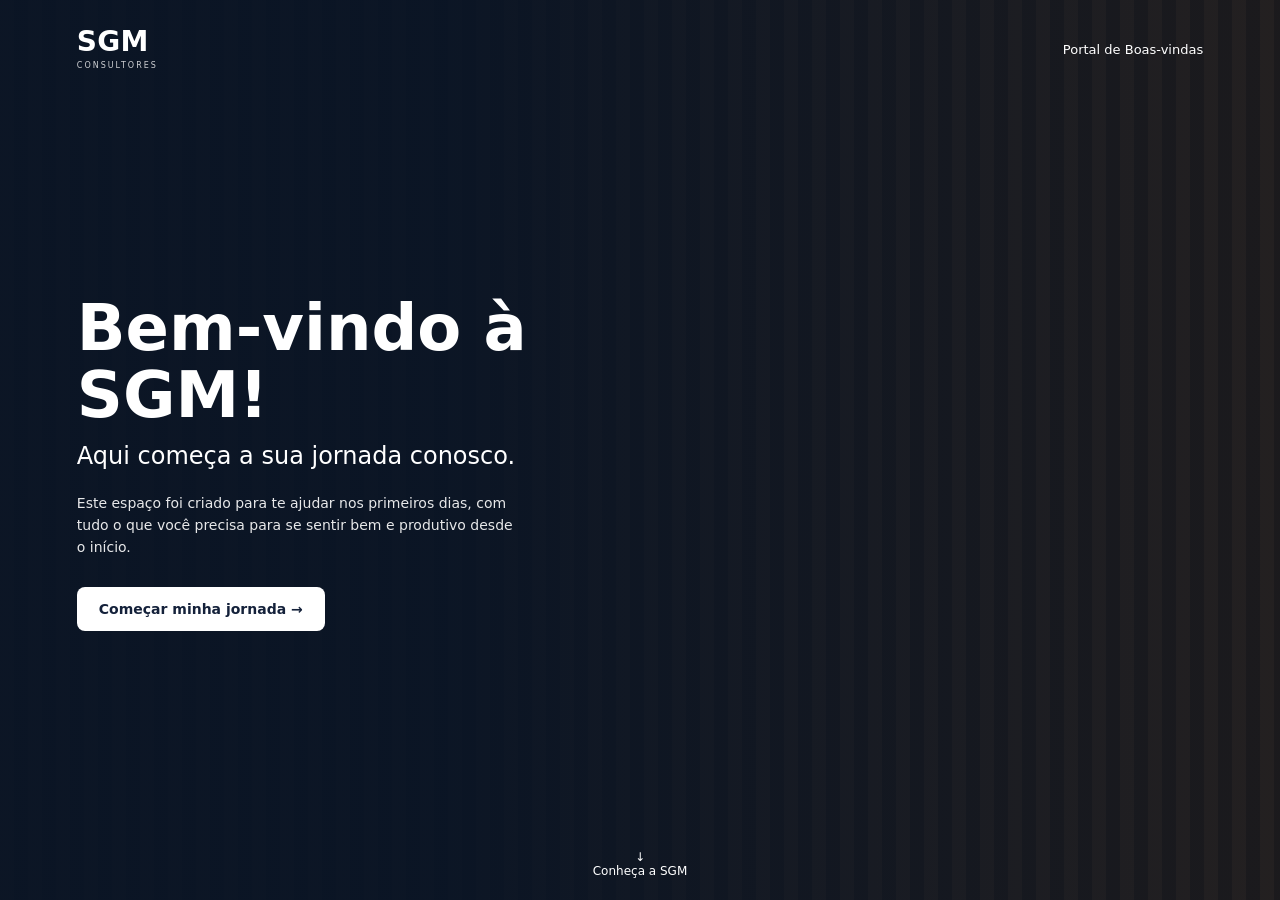
<file: index.html>
<!DOCTYPE html>
<html lang="pt-BR">
<head>
  <meta charset="utf-8">
  <meta name="viewport" content="width=device-width, initial-scale=1">
  <title>Portal de Boas-vindas — SGM Consultores</title>
  <link rel="stylesheet" href="css/base.css">
  <link rel="stylesheet" href="css/boas-vindas.css">
</head>
<body class="page-welcome">
  <div class="hero">
    <header>
      <a class="logo" href="index.html"><b>SGM</b><small>CONSULTORES</small></a>
      <span>Portal de Boas-vindas</span>
    </header>

    <main>
      <h1>Bem-vindo à SGM!</h1>
      <h2>Aqui começa a sua jornada conosco.</h2>
      <p>Este espaço foi criado para te ajudar nos primeiros dias, com tudo o que você precisa para se sentir bem e produtivo desde o início.</p>
      <a class="cta" href="inicio.html">Começar minha jornada →</a>
    </main>

    <footer>
      <a href="inicio.html">↓<br>Conheça a SGM</a>
    </footer>
  </div>
</body>
</html>
</file>
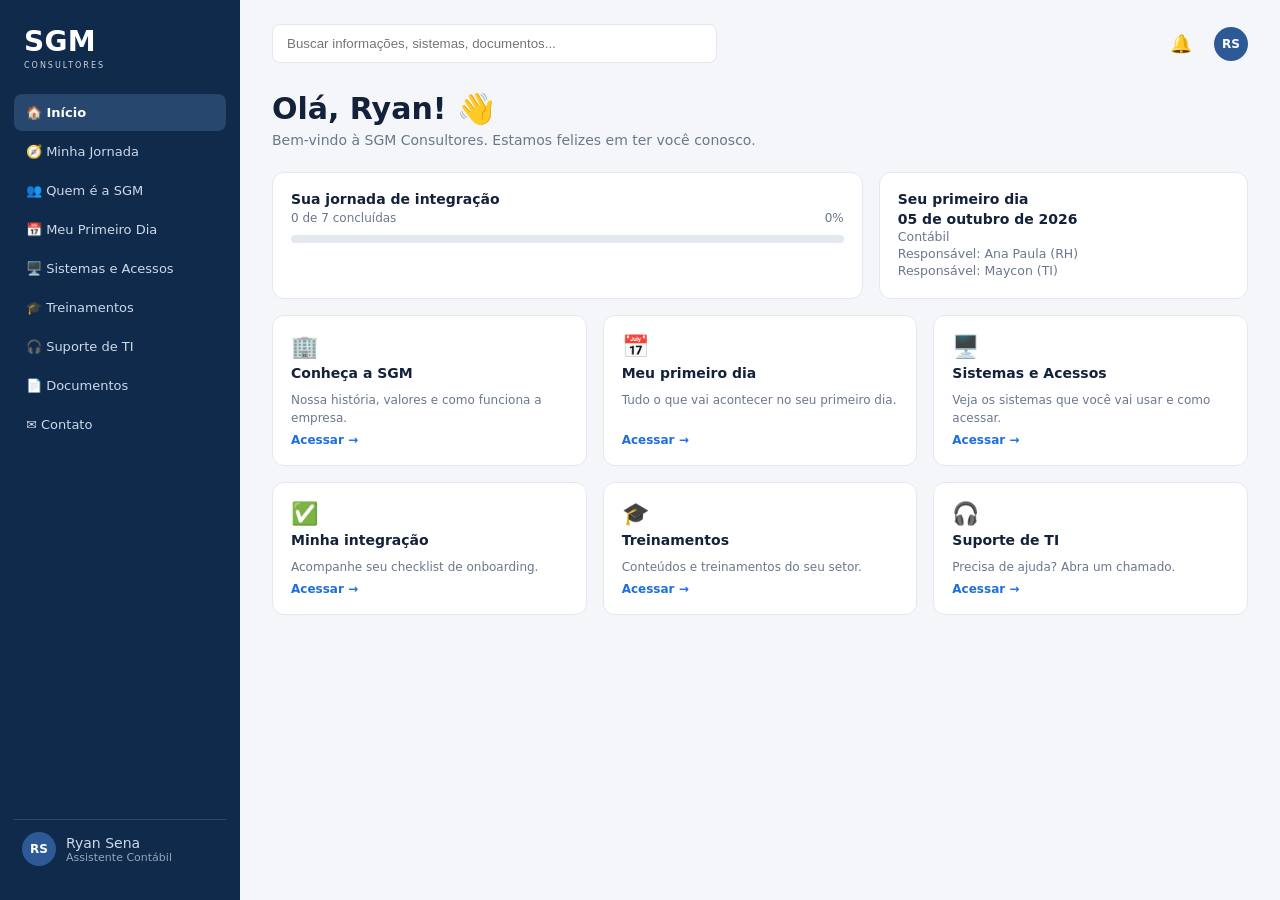
<file: inicio.html>
<!DOCTYPE html>
<html lang="pt-BR">
<head>
  <meta charset="utf-8">
  <meta name="viewport" content="width=device-width, initial-scale=1">
  <title>Início — SGM Consultores</title>
  <link rel="stylesheet" href="css/base.css">
  <link rel="stylesheet" href="css/app.css">
</head>
<body>
  <div class="app">

    <aside class="side">
      <a class="logo" href="index.html"><b>SGM</b><small>CONSULTORES</small></a>
      <nav aria-label="Menu principal">
        <a href="inicio.html" aria-current="page">🏠 Início</a>
        <a href="minha-jornada.html">🧭 Minha Jornada</a>
        <a href="quem-e-a-sgm.html">👥 Quem é a SGM</a>
        <a href="meu-primeiro-dia.html">📅 Meu Primeiro Dia</a>
        <a href="sistemas-e-acessos.html">🖥️ Sistemas e Acessos</a>
        <a href="treinamentos.html">🎓 Treinamentos</a>
        <a href="suporte-ti.html">🎧 Suporte de TI</a>
        <a href="documentos.html">📄 Documentos</a>
        <a href="contato.html">✉️ Contato</a>
      </nav>
      <div class="user">
        <div class="av">RS</div>
        <div>Ryan Sena<small>Assistente Contábil</small></div>
      </div>
    </aside>

    <div class="content">
      <div class="top">
        <input type="search" placeholder="Buscar informações, sistemas, documentos..." aria-label="Buscar">
        <div class="sp"></div>
        <button class="bell" aria-label="Notificações">🔔</button>
        <div class="av">RS</div>
      </div>

      <h1 class="hi">Olá, Ryan! 👋</h1>
      <p class="sub">Bem-vindo à SGM Consultores. Estamos felizes em ter você conosco.</p>

      <div class="grid">
        <div class="card" id="resumo-jornada">
          <h4>Sua jornada de integração</h4>
          <div class="row"><span data-prog-txt>0 de 0 concluídas</span><span data-prog-pct>0%</span></div>
          <div class="bar" data-prog-bar role="progressbar" aria-label="Progresso das suas etapas" aria-valuenow="0" aria-valuemin="0" aria-valuemax="100"><i style="width:0%"></i></div>
        </div>
        <div class="card first">
          <h4>Seu primeiro dia</h4>
          <p><strong>05 de outubro de 2026</strong></p>
          <p>Contábil</p>
          <p>Responsável: Ana Paula (RH)</p>
          <p>Responsável: Maycon (TI)</p>
        </div>
      </div>

      <div class="tiles">
        <a class="card tile" href="quem-e-a-sgm.html"><div class="ic">🏢</div><h4>Conheça a SGM</h4><p>Nossa história, valores e como funciona a empresa.</p><span>Acessar →</span></a>
        <a class="card tile" href="meu-primeiro-dia.html"><div class="ic">📅</div><h4>Meu primeiro dia</h4><p>Tudo o que vai acontecer no seu primeiro dia.</p><span>Acessar →</span></a>
        <a class="card tile" href="sistemas-e-acessos.html"><div class="ic">🖥️</div><h4>Sistemas e Acessos</h4><p>Veja os sistemas que você vai usar e como acessar.</p><span>Acessar →</span></a>
        <a class="card tile" href="minha-jornada.html"><div class="ic">✅</div><h4>Minha integração</h4><p>Acompanhe seu checklist de onboarding.</p><span>Acessar →</span></a>
        <a class="card tile" href="treinamentos.html"><div class="ic">🎓</div><h4>Treinamentos</h4><p>Conteúdos e treinamentos do seu setor.</p><span>Acessar →</span></a>
        <a class="card tile" href="suporte-ti.html"><div class="ic">🎧</div><h4>Suporte de TI</h4><p>Precisa de ajuda? Abra um chamado.</p><span>Acessar →</span></a>
        
      </div>
    </div>

  </div>
  <script src="js/jornada.js"></script>
  <script>atualizarResumo(document.getElementById("resumo-jornada"));</script>
</body>
</html>
</file>
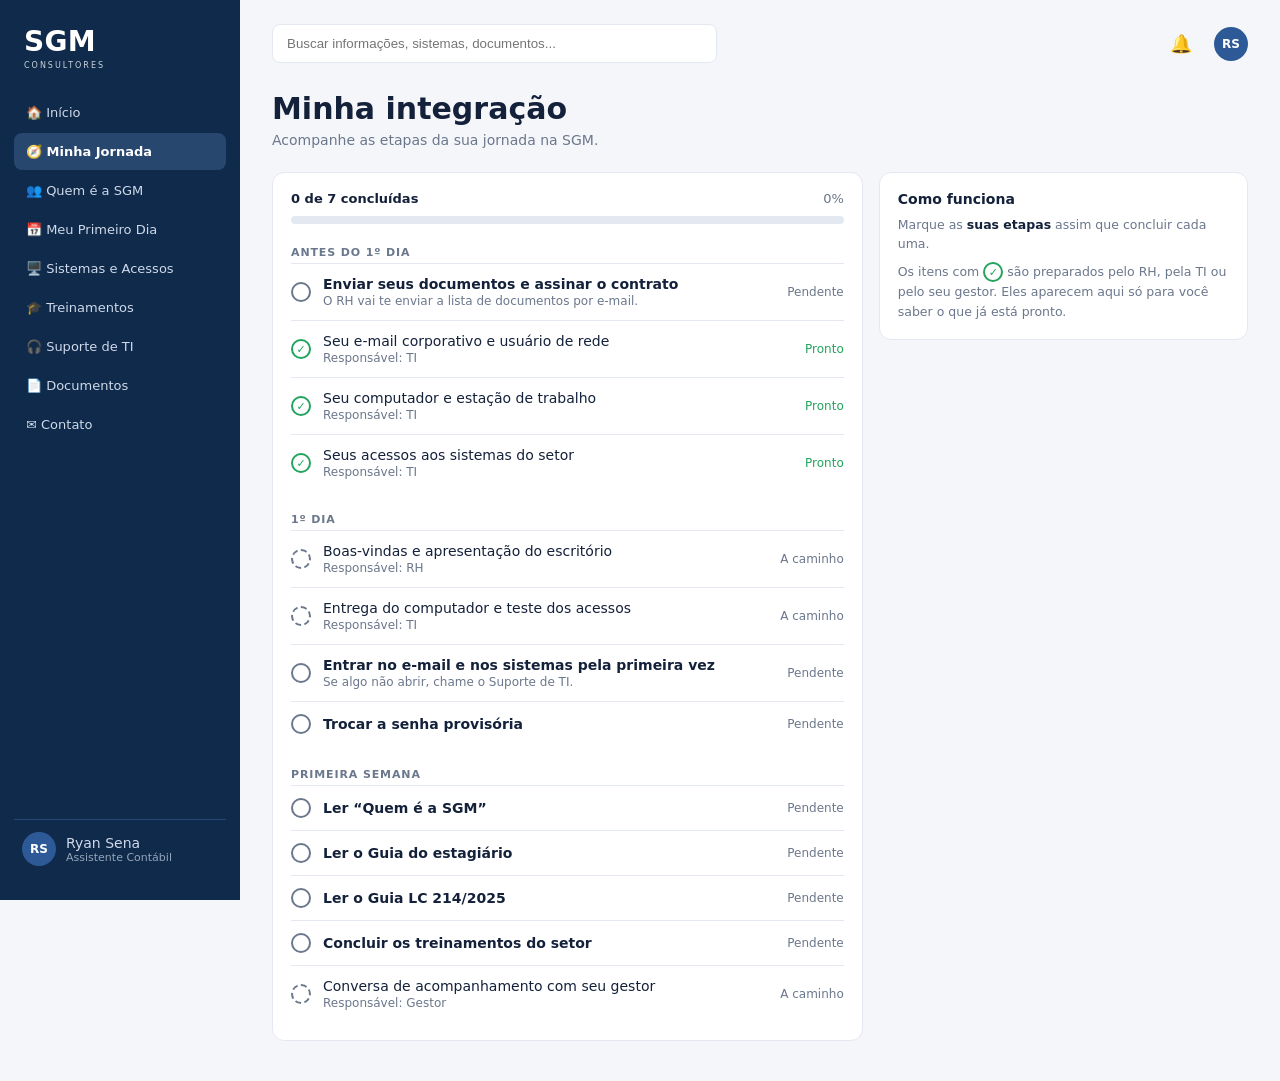
<file: minha-jornada.html>
<!DOCTYPE html>
<html lang="pt-BR">
<head>
  <meta charset="utf-8">
  <meta name="viewport" content="width=device-width, initial-scale=1">
  <title>Minha Jornada — SGM Consultores</title>
  <link rel="stylesheet" href="css/base.css">
  <link rel="stylesheet" href="css/app.css">
  <link rel="stylesheet" href="css/jornada.css">
</head>
<body>
  <div class="app">

    <aside class="side">
      <a class="logo" href="index.html"><b>SGM</b><small>CONSULTORES</small></a>
      <nav aria-label="Menu principal">
        <a href="inicio.html">🏠 Início</a>
        <a href="minha-jornada.html" aria-current="page">🧭 Minha Jornada</a>
        <a href="quem-e-a-sgm.html">👥 Quem é a SGM</a>
        <a href="meu-primeiro-dia.html">📅 Meu Primeiro Dia</a>
        <a href="sistemas-e-acessos.html">🖥️ Sistemas e Acessos</a>
        <a href="treinamentos.html">🎓 Treinamentos</a>
        <a href="suporte-ti.html">🎧 Suporte de TI</a>
        <a href="documentos.html">📄 Documentos</a>
        <a href="contato.html">✉️ Contato</a>
      </nav>
      <div class="user">
        <div class="av">RS</div>
        <div>Ryan Sena<small>Assistente Contábil</small></div>
      </div>
    </aside>

    <div class="content" id="jornada">
      <div class="top">
        <input type="search" placeholder="Buscar informações, sistemas, documentos..." aria-label="Buscar">
        <div class="sp"></div>
        <button class="bell" aria-label="Notificações">🔔</button>
        <div class="av">RS</div>
      </div>

      <h1 class="hi">Minha integração</h1>
      <p class="sub">Acompanhe as etapas da sua jornada na SGM.</p>

      <div class="jornada">
        <div class="card">
          <div class="row prog">
            <strong data-prog-txt>0 de 0 concluídas</strong><span data-prog-pct>0%</span>
          </div>
          <div class="bar" data-prog-bar role="progressbar" aria-label="Progresso das suas etapas" aria-valuenow="0" aria-valuemin="0" aria-valuemax="100"><i style="width:0%"></i></div>
          <div data-lista></div>
        </div>

        <aside class="card dica">
          <h4>Como funciona</h4>
          <p>Marque as <strong>suas etapas</strong> assim que concluir cada uma.</p>
          <p>Os itens com <span class="dot ok" aria-hidden="true">✓</span> são preparados pelo RH, pela TI ou pelo seu gestor. Eles aparecem aqui só para você saber o que já está pronto.</p>
        </aside>
      </div>
    </div>

  </div>
  <script src="js/jornada.js"></script>
  <script>renderJornada(document.getElementById("jornada"));</script>
</body>
</html>
</file>
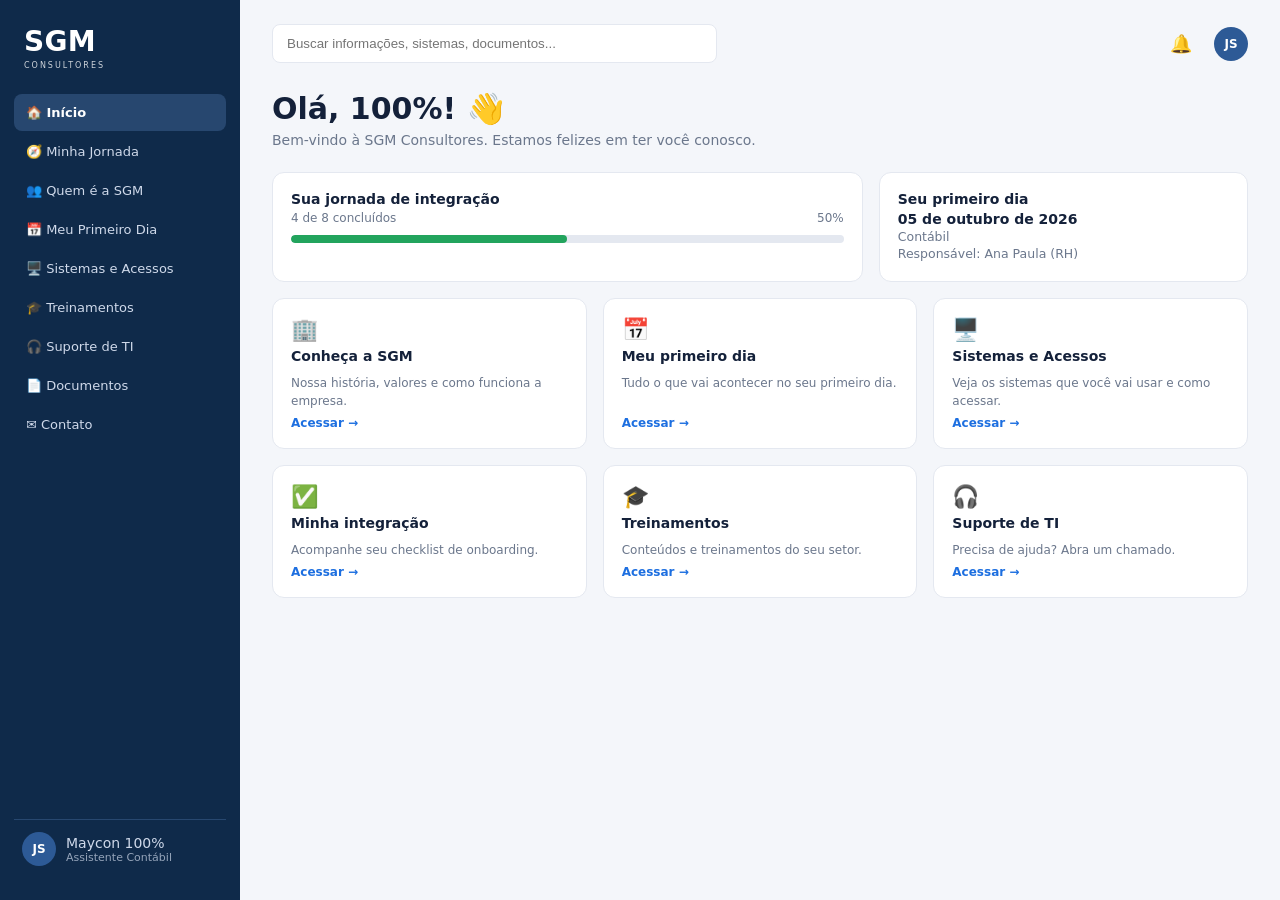
<file: portal-sgm/inicio.html>
<!DOCTYPE html>
<html lang="pt-BR">
<head>
  <meta charset="utf-8">
  <meta name="viewport" content="width=device-width, initial-scale=1">
  <title>Início — SGM Consultores</title>
  <link rel="stylesheet" href="css/base.css">
  <link rel="stylesheet" href="css/app.css">
</head>
<body>
  <div class="app">

    <aside class="side">
      <a class="logo" href="index.html"><b>SGM</b><small>CONSULTORES</small></a>
      <nav aria-label="Menu principal">
        <a href="inicio.html" aria-current="page">🏠 Início</a>
        <a href="minha-jornada.html">🧭 Minha Jornada</a>
        <a href="quem-e-a-sgm.html">👥 Quem é a SGM</a>
        <a href="meu-primeiro-dia.html">📅 Meu Primeiro Dia</a>
        <a href="sistemas-e-acessos.html">🖥️ Sistemas e Acessos</a>
        <a href="treinamentos.html">🎓 Treinamentos</a>
        <a href="suporte-ti.html">🎧 Suporte de TI</a>
        <a href="documentos.html">📄 Documentos</a>
        <a href="contato.html">✉️ Contato</a>
      </nav>
      <div class="user">
        <div class="av">JS</div>
        <div>Maycon 100%<small>Assistente Contábil</small></div>
      </div>
    </aside>

    <div class="content">
      <div class="top">
        <input type="search" placeholder="Buscar informações, sistemas, documentos..." aria-label="Buscar">
        <div class="sp"></div>
        <button class="bell" aria-label="Notificações">🔔</button>
        <div class="av">JS</div>
      </div>

      <h1 class="hi">Olá, 100%! 👋</h1>
      <p class="sub">Bem-vindo à SGM Consultores. Estamos felizes em ter você conosco.</p>

      <div class="grid">
        <div class="card">
          <h4>Sua jornada de integração</h4>
          <div class="row"><span>4 de 8 concluídos</span><span>50%</span></div>
          <div class="bar" role="progressbar" aria-valuenow="50" aria-valuemin="0" aria-valuemax="100"><i style="width:50%"></i></div>
        </div>
        <div class="card first">
          <h4>Seu primeiro dia</h4>
          <p><strong>05 de outubro de 2026</strong></p>
          <p>Contábil</p>
          <p>Responsável: Ana Paula (RH)</p>
        </div>
      </div>

      <div class="tiles">
        <a class="card tile" href="quem-e-a-sgm.html"><div class="ic">🏢</div><h4>Conheça a SGM</h4><p>Nossa história, valores e como funciona a empresa.</p><span>Acessar →</span></a>
        <a class="card tile" href="meu-primeiro-dia.html"><div class="ic">📅</div><h4>Meu primeiro dia</h4><p>Tudo o que vai acontecer no seu primeiro dia.</p><span>Acessar →</span></a>
        <a class="card tile" href="sistemas-e-acessos.html"><div class="ic">🖥️</div><h4>Sistemas e Acessos</h4><p>Veja os sistemas que você vai usar e como acessar.</p><span>Acessar →</span></a>
        <a class="card tile" href="minha-jornada.html"><div class="ic">✅</div><h4>Minha integração</h4><p>Acompanhe seu checklist de onboarding.</p><span>Acessar →</span></a>
        <a class="card tile" href="treinamentos.html"><div class="ic">🎓</div><h4>Treinamentos</h4><p>Conteúdos e treinamentos do seu setor.</p><span>Acessar →</span></a>
        <a class="card tile" href="suporte-ti.html"><div class="ic">🎧</div><h4>Suporte de TI</h4><p>Precisa de ajuda? Abra um chamado.</p><span>Acessar →</span></a>
      </div>
    </div>

  </div>
</body>
</html>
</file>
<file: css/base.css>
/* Base compartilhada: variáveis, reset e logo */
:root{
  --navy:#0f2a4a;--navy2:#16365d;--blue:#1d6fe0;--bg:#f4f6fa;--card:#fff;
  --ink:#14213a;--mute:#6b778c;--line:#e4e8f0;--ok:#22a45d;
}
@media (prefers-color-scheme:dark){
  :root{--bg:#0c1524;--card:#14223a;--ink:#e8eefb;--mute:#93a1bb;--line:#223454}
}
*{box-sizing:border-box}
body{margin:0;font-family:system-ui,-apple-system,"Segoe UI",Inter,sans-serif;font-size:14px;color:var(--ink);background:var(--bg)}
a{text-decoration:none;color:inherit}
button{font:inherit;cursor:pointer}
:focus-visible{outline:2px solid var(--blue);outline-offset:2px}

.logo{display:block;font-weight:800;letter-spacing:.02em;line-height:1;color:#fff}
.logo b{display:block;font-size:28px}
.logo small{font-size:8px;letter-spacing:.25em;font-weight:500;opacity:.8}
</file>
<file: css/boas-vindas.css>
/* Página: Boas-vindas */
.page-welcome{color:#fff}
.hero{
  min-height:100vh;min-height:100dvh;display:flex;flex-direction:column;
  /* Para usar a foto real: troque o 2º gradiente por url("../img/recepcao.jpg") center/cover */
  background:
    linear-gradient(90deg,rgba(8,20,38,.92) 35%,rgba(8,20,38,.45)),
    repeating-linear-gradient(90deg,#3a2a1c 0 14px,#2b1f15 14px 28px);
}
.hero header{display:flex;justify-content:space-between;align-items:center;padding:28px 6vw}
.hero header span{font-size:13px;font-weight:500}
.hero main{flex:1;display:flex;flex-direction:column;justify-content:center;padding:0 6vw;max-width:760px}
.hero h1{font-size:clamp(38px,6vw,64px);margin:0 0 12px;line-height:1.05}
.hero h2{font-size:clamp(18px,2.4vw,24px);font-weight:400;margin:0 0 22px}
.hero p{max-width:440px;line-height:1.6;margin:0 0 28px;opacity:.9}
.cta{background:#fff;color:#14213a;border-radius:8px;padding:14px 22px;font-weight:600;align-self:flex-start;transition:background .15s}
.cta:hover{background:#e9effa}
.hero footer{text-align:center;padding:22px;font-size:12px}
.hero footer a{color:#fff;font-weight:500;display:inline-flex;flex-direction:column;gap:6px;align-items:center}
</file>
<file: css/app.css>
/* Layout das páginas internas: menu lateral, topo e cards */
.app{display:grid;grid-template-columns:240px 1fr;min-height:100vh}

.side{background:var(--navy);color:#cfd9ea;padding:22px 14px;display:flex;flex-direction:column;position:sticky;top:0;height:100vh}
.side .logo{padding:6px 10px 24px}
.side nav{display:flex;flex-direction:column;gap:2px;flex:1}
.side nav a{padding:11px 12px;border-radius:8px;font-size:13px}
.side nav a:hover{background:var(--navy2)}
.side nav a[aria-current]{background:#27476f;color:#fff;font-weight:600}
.user{display:flex;gap:10px;align-items:center;padding:12px 8px;border-top:1px solid #27476f}
.user small{display:block;opacity:.7;font-size:11px}
.av{width:34px;height:34px;border-radius:50%;background:#2d5a96;color:#fff;display:grid;place-items:center;font-weight:700;font-size:12px}

.content{padding:24px 32px 40px;min-width:0}
.top{display:flex;gap:16px;align-items:center;margin-bottom:28px}
.top input{flex:1;max-width:520px;border:1px solid var(--line);background:var(--card);color:var(--ink);border-radius:8px;padding:11px 14px}
.top .sp{flex:1}
.bell{background:none;border:0;font-size:18px;color:var(--ink)}
.hi{font-size:30px;margin:0 0 6px}
.sub{color:var(--mute);margin:0 0 24px}

.grid{display:grid;grid-template-columns:1.6fr 1fr;gap:16px;margin-bottom:16px}
.card{background:var(--card);border:1px solid var(--line);border-radius:12px;padding:18px}
.card h4{margin:0 0 4px;font-size:14px}
.row{display:flex;justify-content:space-between;align-items:center;color:var(--mute);font-size:12px}
.bar{height:8px;background:var(--line);border-radius:99px;margin-top:10px;overflow:hidden}
.bar i{display:block;height:100%;background:var(--ok);border-radius:99px}
.first p{margin:2px 0;color:var(--mute);font-size:12.5px}
.first strong{font-size:14px;color:var(--ink)}

.tiles{display:grid;grid-template-columns:repeat(3,1fr);gap:16px}
.tile{display:flex;flex-direction:column;gap:6px;color:var(--ink)}
.tile:hover{border-color:var(--blue)}
.tile .ic{font-size:22px}
.tile p{margin:0;color:var(--mute);font-size:12px;line-height:1.5;flex:1}
.tile span{color:var(--blue);font-weight:600;font-size:12px}

@media (max-width:900px){
  .app{grid-template-columns:minmax(0,1fr)}
  .side{position:static;height:auto}
  .side nav{flex-direction:row;overflow-x:auto}
  .side nav a{white-space:nowrap}
  .user{display:none}
  .grid,.tiles{grid-template-columns:1fr}
  .content{padding:20px 16px 32px}
}
</file>
<file: css/jornada.css>
/* Página: Minha Jornada */
.jornada{display:grid;grid-template-columns:1.6fr 1fr;gap:16px;align-items:start}
.prog{color:var(--ink);font-size:13px}
.prog span{color:var(--mute)}

.fase{margin:22px 0 4px;font-size:11px;letter-spacing:.08em;text-transform:uppercase;color:var(--mute)}
.etapas{list-style:none;margin:0;padding:0}
.etapa{border-top:1px solid var(--line)}
.etapa label,.etapa>div{display:flex;gap:12px;align-items:center;padding:12px 0}
.etapa label{cursor:pointer}
.etapa .txt{flex:1;min-width:0}
.etapa .txt b{display:block;font-weight:600}
.etapa .txt small{display:block;color:var(--mute);font-size:12px;margin-top:2px}
.etapa .st{color:var(--mute);font-size:12px;white-space:nowrap}
.etapa.ok .st{color:var(--ok)}

.etapa input{appearance:none;flex:none;width:20px;height:20px;margin:0;border:2px solid var(--mute);border-radius:50%;display:grid;place-items:center;cursor:pointer}
.etapa input:checked{background:var(--ok);border-color:var(--ok)}
.etapa input:checked::after{content:"✓";color:#fff;font-size:12px;font-weight:700}

/* Itens preparados pela SGM: só leitura, visual mais discreto */
.etapa.sgm .txt b{font-weight:500}
.dot{flex:none;width:20px;height:20px;border-radius:50%;border:2px dashed var(--mute);display:inline-grid;place-items:center;font-size:11px;font-weight:700;color:var(--ok);vertical-align:middle}
.etapa.sgm.ok .dot,.dot.ok{border:2px solid var(--ok);background:transparent}

.dica p{margin:8px 0 0;color:var(--mute);font-size:12.5px;line-height:1.55}
.dica strong{color:var(--ink)}

@media (max-width:900px){
  .jornada{grid-template-columns:1fr}
}
</file>
<file: portal-sgm/css/base.css>
/* Base compartilhada: variáveis, reset e logo */
:root{
  --navy:#0f2a4a;--navy2:#16365d;--blue:#1d6fe0;--bg:#f4f6fa;--card:#fff;
  --ink:#14213a;--mute:#6b778c;--line:#e4e8f0;--ok:#22a45d;
}
@media (prefers-color-scheme:dark){
  :root{--bg:#0c1524;--card:#14223a;--ink:#e8eefb;--mute:#93a1bb;--line:#223454}
}
*{box-sizing:border-box}
body{margin:0;font-family:system-ui,-apple-system,"Segoe UI",Inter,sans-serif;font-size:14px;color:var(--ink);background:var(--bg)}
a{text-decoration:none;color:inherit}
button{font:inherit;cursor:pointer}
:focus-visible{outline:2px solid var(--blue);outline-offset:2px}

.logo{display:block;font-weight:800;letter-spacing:.02em;line-height:1;color:#fff}
.logo b{display:block;font-size:28px}
.logo small{font-size:8px;letter-spacing:.25em;font-weight:500;opacity:.8}
</file>
<file: portal-sgm/css/app.css>
/* Layout das páginas internas: menu lateral, topo e cards */
.app{display:grid;grid-template-columns:240px 1fr;min-height:100vh}

.side{background:var(--navy);color:#cfd9ea;padding:22px 14px;display:flex;flex-direction:column;position:sticky;top:0;height:100vh}
.side .logo{padding:6px 10px 24px}
.side nav{display:flex;flex-direction:column;gap:2px;flex:1}
.side nav a{padding:11px 12px;border-radius:8px;font-size:13px}
.side nav a:hover{background:var(--navy2)}
.side nav a[aria-current]{background:#27476f;color:#fff;font-weight:600}
.user{display:flex;gap:10px;align-items:center;padding:12px 8px;border-top:1px solid #27476f}
.user small{display:block;opacity:.7;font-size:11px}
.av{width:34px;height:34px;border-radius:50%;background:#2d5a96;color:#fff;display:grid;place-items:center;font-weight:700;font-size:12px}

.content{padding:24px 32px 40px;min-width:0}
.top{display:flex;gap:16px;align-items:center;margin-bottom:28px}
.top input{flex:1;max-width:520px;border:1px solid var(--line);background:var(--card);color:var(--ink);border-radius:8px;padding:11px 14px}
.top .sp{flex:1}
.bell{background:none;border:0;font-size:18px;color:var(--ink)}
.hi{font-size:30px;margin:0 0 6px}
.sub{color:var(--mute);margin:0 0 24px}

.grid{display:grid;grid-template-columns:1.6fr 1fr;gap:16px;margin-bottom:16px}
.card{background:var(--card);border:1px solid var(--line);border-radius:12px;padding:18px}
.card h4{margin:0 0 4px;font-size:14px}
.row{display:flex;justify-content:space-between;align-items:center;color:var(--mute);font-size:12px}
.bar{height:8px;background:var(--line);border-radius:99px;margin-top:10px;overflow:hidden}
.bar i{display:block;height:100%;background:var(--ok);border-radius:99px}
.first p{margin:2px 0;color:var(--mute);font-size:12.5px}
.first strong{font-size:14px;color:var(--ink)}

.tiles{display:grid;grid-template-columns:repeat(3,1fr);gap:16px}
.tile{display:flex;flex-direction:column;gap:6px;color:var(--ink)}
.tile:hover{border-color:var(--blue)}
.tile .ic{font-size:22px}
.tile p{margin:0;color:var(--mute);font-size:12px;line-height:1.5;flex:1}
.tile span{color:var(--blue);font-weight:600;font-size:12px}

@media (max-width:900px){
  .app{grid-template-columns:1fr}
  .side{position:static;height:auto}
  .side nav{flex-direction:row;overflow-x:auto}
  .side nav a{white-space:nowrap}
  .user{display:none}
  .grid,.tiles{grid-template-columns:1fr}
  .content{padding:20px 16px 32px}
}
</file>
